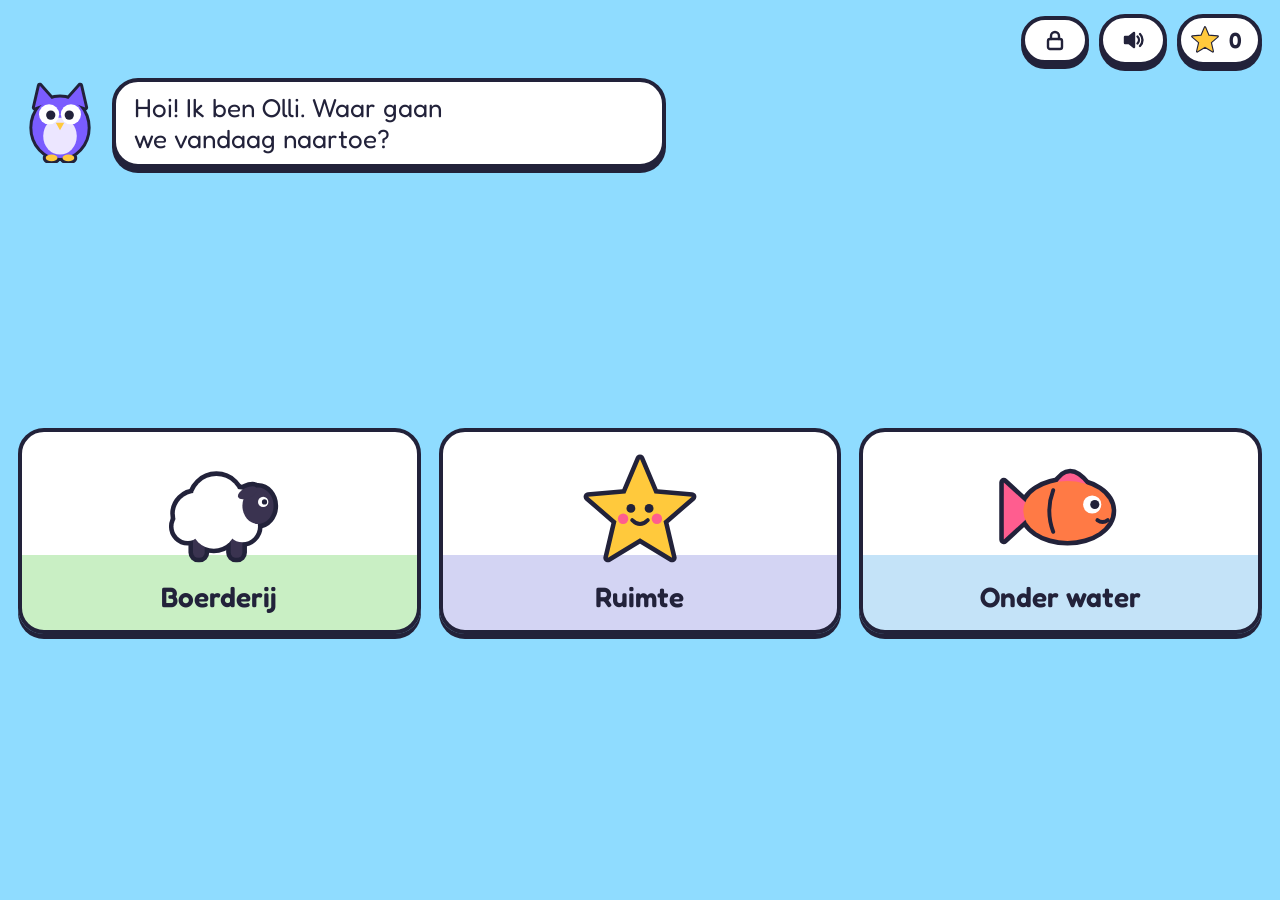
<file: app/index.html>
<!doctype html>
<html lang="nl">
<head>
  <meta charset="utf-8">
  <meta name="viewport" content="width=device-width, initial-scale=1, viewport-fit=cover, user-scalable=no">
  <title>Leerspel</title>
  <link rel="manifest" href="manifest.webmanifest">
  <meta name="theme-color" content="#7a5cff">
  <meta name="mobile-web-app-capable" content="yes">
  <meta name="apple-mobile-web-app-capable" content="yes">
  <meta name="apple-mobile-web-app-status-bar-style" content="default">
  <meta name="apple-mobile-web-app-title" content="Leerspel">
  <link rel="apple-touch-icon" href="icons/icon-180.png">
  <link rel="icon" href="icons/icon.svg" type="image/svg+xml">
  <link rel="preconnect" href="https://fonts.googleapis.com">
  <link rel="preconnect" href="https://fonts.gstatic.com" crossorigin>
  <link rel="stylesheet" href="https://fonts.googleapis.com/css2?family=Fredoka:wght@500;600;700&display=swap">
  <link rel="stylesheet" href="css/style.css">
</head>
<body>
  <main id="screen" class="screen" data-world="home"></main>
  <script type="module" src="js/main.js"></script>
</body>
</html>
</file>
<file: app/css/style.css>
/* Stijl: Vrolijk plat. Zie de stijlgids in het werkdocument. */
:root {
  --font: 'Fredoka', 'Trebuchet MS', system-ui, sans-serif;
  --fw: 600;
  --ink: #22223a; --wool: #ffffff; --dark: #3a3350; --white: #ffffff;
  --ye: #ffc93c; --or: #ff7a45; --pk: #ff5d8f; --gr: #3cc76a; --br: #9a5b34; --ow: #7a5cff; --lt: #ece6ff;
  --surface: #ffffff; --text-k: #22223a; --btn: #ffc93c; --btn-text: #22223a; --ok: #3cc76a; --muted: #5d5b75;
  --sky-home: #8fdcff;
  --sky-farm: #8fdcff; --ground-farm: #6ed36a;
  --sky-space: #2b2f77; --ground-space: #4144a8;
  --sky-sea: #49c0f5; --ground-sea: #1f7fd1;
  --r: 26px; --r-btn: 999px; --bd: 4px solid var(--ink); --sh: 0 5px 0 var(--ink); --olw: 7;
  color-scheme: light;
}

html, body { height: 100%; margin: 0; }
body {
  font-family: var(--font); background: var(--sky-home); color: var(--text-k);
  overscroll-behavior: none; touch-action: manipulation;
  -webkit-user-select: none; user-select: none; -webkit-tap-highlight-color: transparent;
}
button, input, label { font-family: inherit; }

.screen {
  position: fixed; inset: 0; display: flex; flex-direction: column; gap: 12px; overflow: hidden;
  padding: calc(14px + env(safe-area-inset-top, 0px)) calc(18px + env(safe-area-inset-right, 0px))
           calc(18px + env(safe-area-inset-bottom, 0px)) calc(18px + env(safe-area-inset-left, 0px));
  background: linear-gradient(to bottom, var(--sky) 0 64%, var(--ground) 64% 100%);
}
.screen[data-world="home"], .screen[data-world="ouders"] { --sky: var(--sky-home); --ground: var(--sky-home); }
.screen[data-world="farm"] { --sky: var(--sky-farm); --ground: var(--ground-farm); }
.screen[data-world="space"] { --sky: var(--sky-space); --ground: var(--ground-space); }
.screen[data-world="sea"] { --sky: var(--sky-sea); --ground: var(--ground-sea); }
.screen[data-world="space"]::before {
  content: ""; position: absolute; inset: 0; pointer-events: none; opacity: 0.8;
  background-image: radial-gradient(circle, #fff 1.2px, transparent 1.8px), radial-gradient(circle, #fff 1px, transparent 1.6px);
  background-size: 90px 70px, 53px 61px; background-position: 10px 12px, 37px 29px;
}

/* knoppen en vlakken */
.k-btn {
  font: var(--fw) 20px var(--font); color: var(--btn-text); background: var(--btn); border: var(--bd);
  border-radius: var(--r-btn); box-shadow: var(--sh); padding: 8px 18px; cursor: pointer; min-height: 52px;
  display: inline-flex; align-items: center; justify-content: center; gap: 8px; transition: transform 0.12s ease;
  position: relative; overflow: hidden; isolation: isolate;
}
.k-btn:active { transform: translateY(3px); box-shadow: 0 2px 0 var(--ink); }
.k-btn:focus-visible, .item:focus-visible, .card:focus-visible, .pic:focus-visible, .letter:focus-visible { outline: 4px solid var(--ow); outline-offset: 3px; }
.k-btn.ghost { background: var(--surface); color: var(--text-k); }
.k-btn.small { font-size: 17px; min-height: 44px; }
.k-btn svg { width: 24px; height: 24px; flex: none; }
.surface { background: var(--surface); border: var(--bd); border-radius: var(--r); box-shadow: var(--sh); }

/* bovenbalk */
.bar { position: relative; z-index: 2; display: flex; align-items: center; gap: 10px; min-height: 52px; }
.bar .where { font-size: 24px; font-weight: var(--fw); background: var(--surface); padding: 4px 16px; border-radius: var(--r-btn); border: var(--bd); }
.bar .grow { flex: 1; }
.stickers { font-size: 22px; padding: 4px 16px 4px 8px; }
.stickers svg { width: 32px; height: 32px; }
.lock .fill { position: absolute; left: 0; bottom: 0; height: 100%; width: 0; background: var(--lt); z-index: -1; }
.lock.holding .fill { width: 100%; transition: width 2s linear; }

/* Olli */
.talk { position: relative; z-index: 2; display: flex; align-items: center; gap: 10px; }
.owl { width: 84px; flex: none; }
.bubble { margin: 0; font-size: 26px; line-height: 1.2; padding: 10px 18px; max-width: 34ch; text-wrap: balance; }
.stage { position: relative; z-index: 1; flex: 1; min-height: 0; display: flex; flex-direction: column; gap: 12px; }

/* kaarten (werelden, spellen) */
.cards { flex: 1; display: grid; grid-template-columns: repeat(auto-fit, minmax(150px, 1fr)); gap: 18px; align-content: center; }
.card { font: var(--fw) 28px var(--font); color: var(--text-k); cursor: pointer; display: grid; justify-items: center; gap: 4px; padding: 14px 10px 16px; }
.card .art { width: min(130px, 70%); }
.card .big { font-size: 58px; line-height: 1; letter-spacing: 0.06em; }
.card small { font-size: 17px; color: var(--muted); }
.card[data-world="farm"] { background: linear-gradient(var(--surface) 62%, #c9efc4 62%); }
.card[data-world="space"] { background: linear-gradient(var(--surface) 62%, #d3d4f3 62%); }
.card[data-world="sea"] { background: linear-gradient(var(--surface) 62%, #c4e3f8 62%); }
.levelstars { display: flex; gap: 4px; }
.levelstars svg { width: 26px; height: 26px; }
.levelstars .off { opacity: 0.25; }

/* tellen */
.field { position: relative; flex: 1; min-height: 200px; }
.item { position: absolute; width: clamp(56px, 14%, 116px); aspect-ratio: 1; padding: 0; border: 0; background: none; cursor: pointer; }
.item .art { width: 100%; height: 100%; display: block; }
.item.hop { animation: hop 0.4s ease; }
.item .num {
  position: absolute; top: -8px; right: -6px; min-width: 38px; height: 38px; display: grid; place-items: center;
  font: var(--fw) 24px var(--font); color: var(--text-k); background: var(--surface); border: var(--bd); border-radius: 50%; box-shadow: var(--sh);
}
.item .num:empty { display: none; }
@keyframes hop { 40% { transform: translateY(-14px) scale(1.06); } }
.answers { display: flex; justify-content: center; gap: 16px; flex-wrap: wrap; }
.answers .num-btn { font-size: 40px; width: 84px; height: 84px; padding: 0; border-radius: 50%; }
.answers .wide { font-size: 26px; padding: 12px 28px; }
.k-btn.nope, .pic.nope { animation: nope 0.4s ease; opacity: 0.45; }
.k-btn.yes { background: var(--ok); }
@keyframes nope { 25% { transform: translateX(-6px); } 75% { transform: translateX(6px); } }

/* klanken */
.klank { flex: 1; display: grid; grid-template-columns: auto 1fr; gap: 20px; align-items: center; }
.letter { font: var(--fw) 100px/1 var(--font); width: 150px; height: 172px; display: grid; place-items: center; align-content: center; gap: 6px; color: var(--text-k); cursor: pointer; }
.letter span { font-size: 18px; display: inline-flex; gap: 6px; align-items: center; color: var(--muted); }
.letter svg { width: 22px; height: 22px; }
.pics { display: grid; grid-template-columns: repeat(var(--n, 3), minmax(0, 210px)); justify-content: center; gap: 14px; }
.pic { font: var(--fw) 22px var(--font); color: var(--text-k); cursor: pointer; display: grid; justify-items: center; gap: 2px; padding: 10px 6px 12px; }
.pic .art { width: min(110px, 90%); }
.pic.yes { background: #c9f0d4; }

/* stickerboek */
.book { flex: 1; overflow: auto; padding: 18px; display: grid; grid-template-columns: repeat(auto-fill, minmax(130px, 1fr)); gap: 16px; align-content: start; }
.book .slot { display: grid; justify-items: center; gap: 4px; font-size: 22px; }
.book .slot .art { width: 90px; }
.book .slot.empty { opacity: 0.25; }

/* ouderhoek: rustiger, kleiner lettertype */
.panel { flex: 1; overflow: auto; padding: 20px 22px; font-weight: 500; font-size: 17px; line-height: 1.45; user-select: text; -webkit-user-select: text; }
.panel h2 { margin: 0 0 4px; font-size: 28px; }
.panel h3 { margin: 22px 0 8px; font-size: 20px; }
.panel p { margin: 0 0 8px; max-width: 65ch; }
.panel .muted { color: var(--muted); }
.panel .row { display: flex; flex-wrap: wrap; gap: 10px; align-items: center; }
.panel table { border-collapse: collapse; width: 100%; font-variant-numeric: tabular-nums; }
.panel th, .panel td { text-align: left; padding: 8px 10px; border-bottom: 2px solid #e6e4f0; }
.panel th { font-size: 14px; text-transform: uppercase; letter-spacing: 0.05em; color: var(--muted); }
.panel .tablewrap { overflow-x: auto; }
.panel label.check { display: inline-flex; gap: 10px; align-items: center; font-size: 18px; cursor: pointer; }
.panel input[type="checkbox"] { width: 26px; height: 26px; accent-color: var(--ow); }
.panel .note { font-size: 15px; color: var(--muted); }
.panel .danger { background: #ffd6de; }

/* feestje */
.spark { position: fixed; z-index: 50; width: 18px; height: 18px; pointer-events: none; border-radius: 4px; animation: spark 0.9s ease-out forwards; }
@keyframes spark { from { transform: translate(0, 0) rotate(0); opacity: 1; } to { transform: translate(var(--dx), var(--dy)) rotate(260deg); opacity: 0; } }

/* tekeningen: omlijning (ol) onder de kleur (fl) */
.art .fl .wo { fill: var(--wool); } .art .fl .dk { fill: var(--dark); } .art .fl .wh { fill: var(--white); }
.art .fl .ey { fill: var(--ink); } .art .fl .ye { fill: var(--ye); } .art .fl .or { fill: var(--or); }
.art .fl .pk { fill: var(--pk); } .art .fl .gr { fill: var(--gr); } .art .fl .br { fill: var(--br); }
.art .fl .ow { fill: var(--ow); } .art .fl .lt { fill: var(--lt); }
.art .fl .ln { fill: none; stroke: var(--ink); stroke-width: 3; stroke-linecap: round; }
.art .ol * { fill: var(--ink); stroke: var(--ink); stroke-width: var(--olw); stroke-linejoin: round; }
.art .ol .ln { display: none; }

@media (max-width: 700px), (max-height: 520px) {
  .owl { width: 60px; } .bubble { font-size: 21px; padding: 8px 14px; } .bar .where { font-size: 19px; }
  .card { font-size: 22px; } .card .big { font-size: 42px; }
  .answers .num-btn { width: 68px; height: 68px; font-size: 32px; }
  .letter { width: 120px; height: 136px; font-size: 76px; }
}
@media (max-width: 700px) { .klank { grid-template-columns: 1fr; justify-items: center; } .pics { width: 100%; } }
@media (prefers-reduced-motion: reduce) { .spark, .item.hop, .k-btn.nope, .pic.nope { animation: none; } .lock.holding .fill { transition: none; } }
</file>
